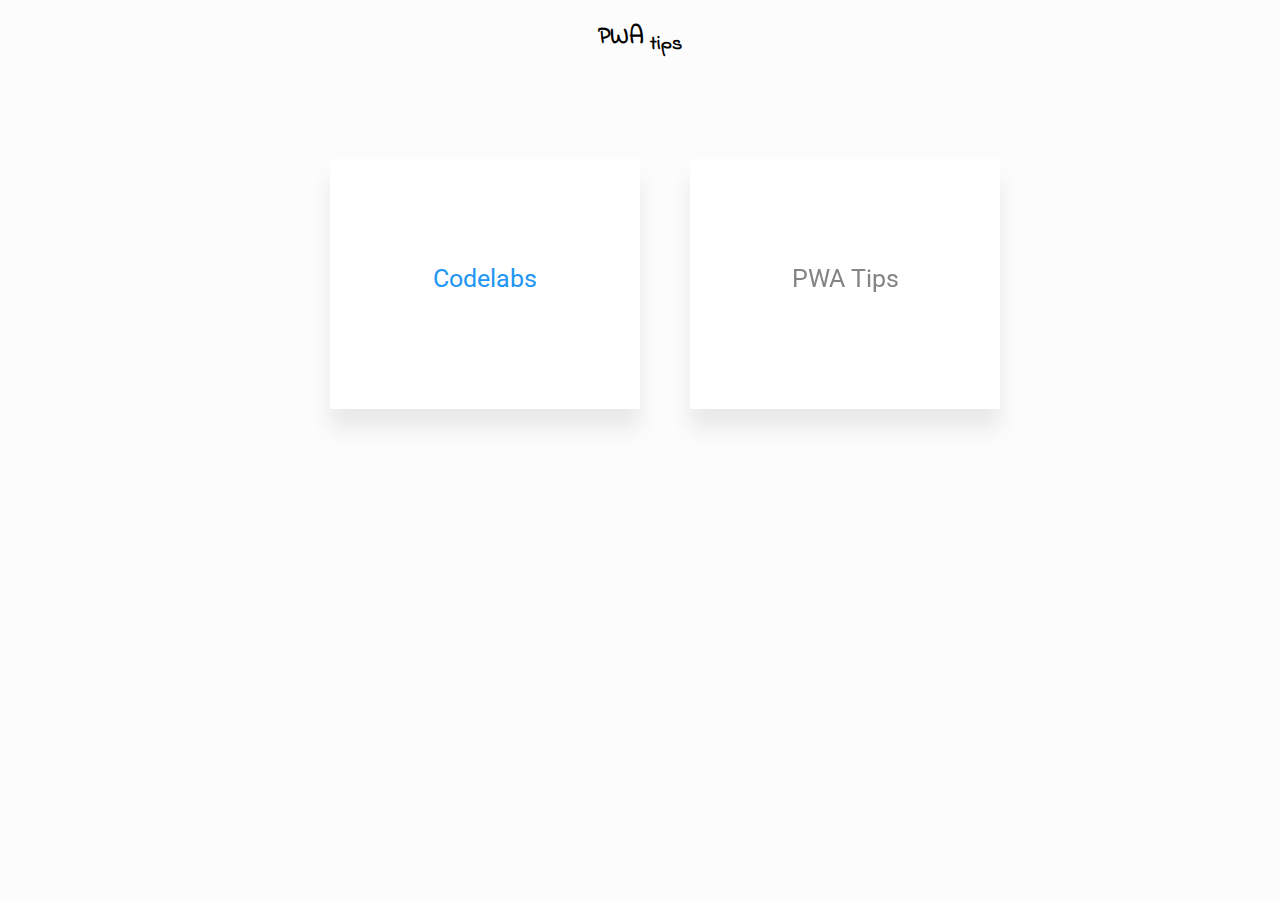
<file: index.html>
<!DOCTYPE html><html lang="en"><head><meta charset="utf-8"><meta http-equiv="X-UA-Compatible" content="IE=edge"><meta name="viewport" content="width=device-width,initial-scale=1,user-scalable=0,minimum-scale=1,maximum-scale=1"/><meta name="description" content="Tips for building progressive web applications."><title>PWA Tips</title><meta name="theme-color" content=""/><meta name="apple-mobile-web-app-capable" content="yes"><meta name="apple-mobile-web-app-status-bar-style" content="black-translucent"><meta name="apple-mobile-web-app-title" content="PWA Tips"><meta name="application-name" content="PWA Tips"><meta name="msapplication-navbutton-color" content=""><meta name="msapplication-TileColor" content=""><meta name="msapplication-TileImage" content=""><link rel="apple-touch-icon" sizes="180x180" href="xxxHTMLLINKxxx0.75073060043278340.9994060391930437xxx"><link rel="apple-touch-startup-image" href="xxxHTMLLINKxxx0.290327195328267560.24208927345132092xxx"><link rel="mask-icon" href="xxxHTMLLINKxxx0.71979402813077550.9501152026643838xxx" color=""><link rel="icon" type="image/png" href="xxxHTMLLINKxxx0.98713223818745850.7821989095397062xxx" sizes="16x16"><link rel="icon" type="image/png" href="xxxHTMLLINKxxx0.52082397086454830.17528573994559515xxx" sizes="32x32"><link rel="shortcut icon" href="./favicon.ico?fd73a6eb"><link rel="manifest" href="[object" object]><link href="https://fonts.googleapis.com/css?family=Indie+Flower" rel="stylesheet"><link href="https://fonts.googleapis.com/css?family=Roboto:300,400,500,700" rel="stylesheet"><link href="./static/css/main.0480eff8.css" rel="stylesheet"></head><body><div id="root"></div><script src="./service-worker.js"></script><script>"serviceWorker"in navigator&&"localhost"!==window.location.hostname&&navigator.serviceWorker.register("./service-worker.js",{scope:"./"}).then(function(e){e.installing?console.info("Service worker installing."):e.waiting?console.info("Service worker installed."):e.active&&console.info("Service worker active.")})["catch"](function(e){console.error("Service worker registration failed ",e)})</script><script>!function(e,t,a,n,c,o,s){e.GoogleAnalyticsObject=c,e[c]=e[c]||function(){(e[c].q=e[c].q||[]).push(arguments)},e[c].l=1*new Date,o=t.createElement(a),s=t.getElementsByTagName(a)[0],o.async=1,o.src=n,s.parentNode.insertBefore(o,s)}(window,document,"script","https://www.google-analytics.com/analytics.js","ga"),ga("create","UA-88022811-1","auto"),ga("send","pageview")</script><script type="text/javascript" src="./static/js/main.de85720c.js"></script></body></html>
</file>
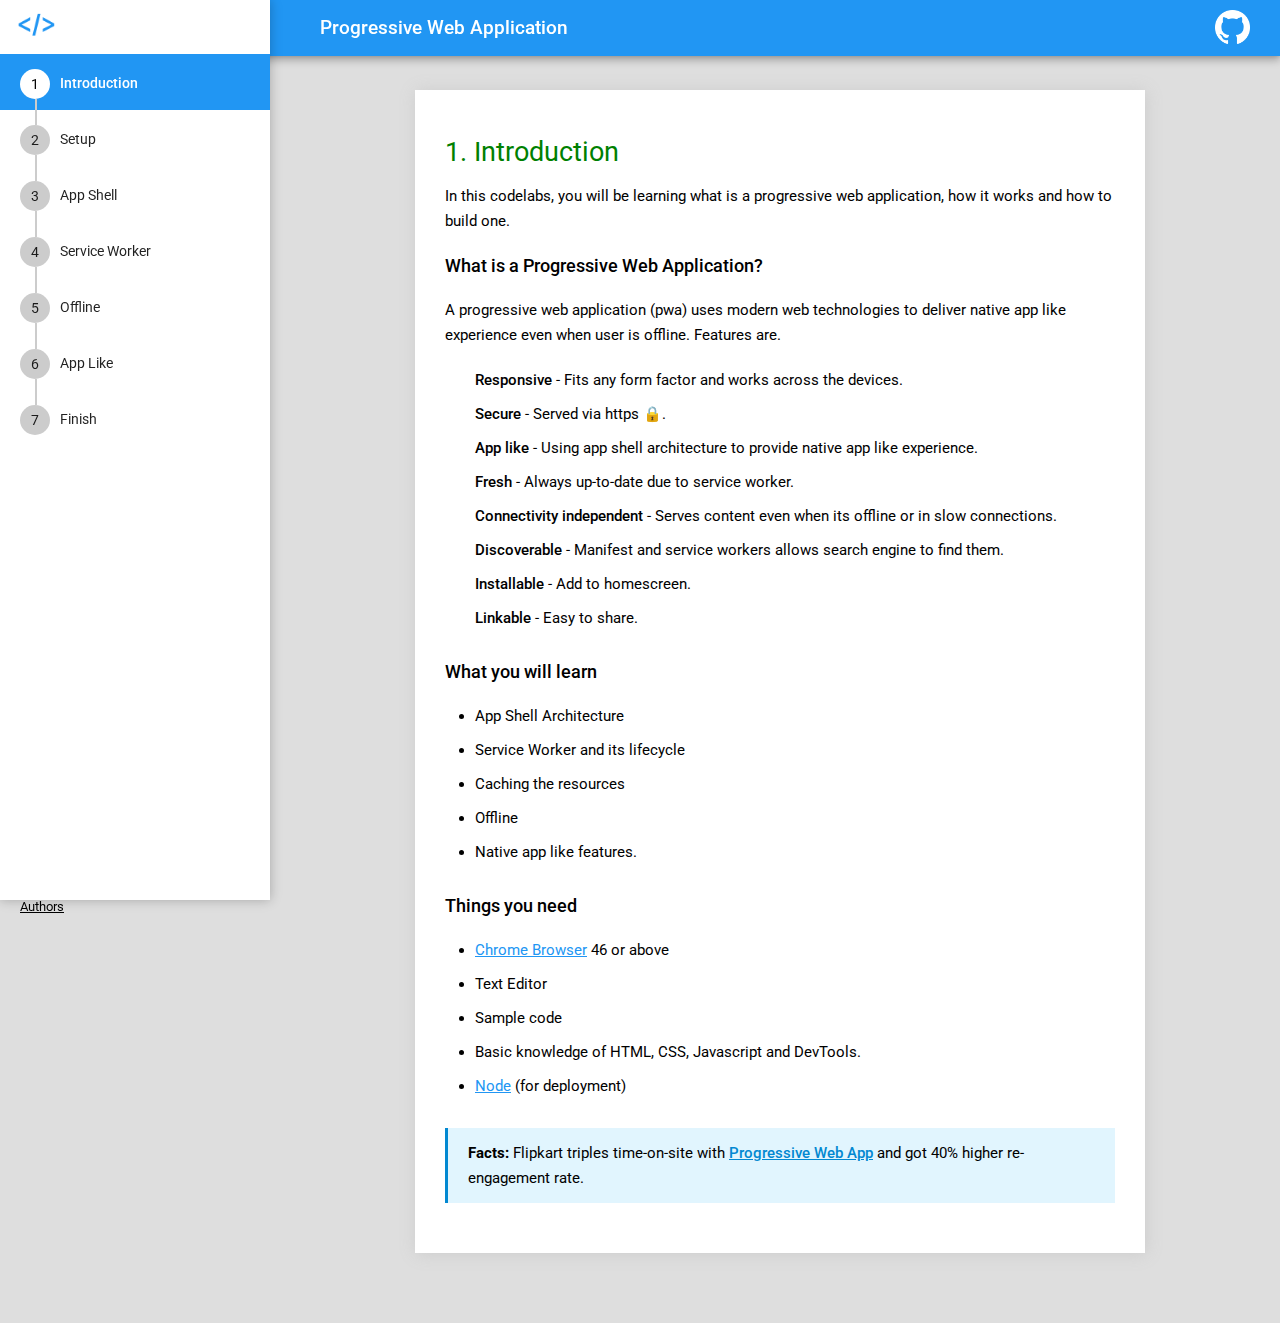
<file: codelabs/index.html>
<!DOCTYPE html><html lang="en"><head><meta charset="utf-8"><meta name="viewport" content="width=device-width,initial-scale=1"><meta name="apple-mobile-web-app-title" content="Codelabs"><meta name="application-name" content="Codelabs"><meta name="theme-color" content="#1976d2"><link rel="shortcut icon" href="./favicon.ico"><link rel="apple-touch-icon" sizes="180x180" href="./apple-touch-icon.png"><link rel="icon" type="image/png" href="./favicon-32x32.png" sizes="32x32"><link rel="icon" type="image/png" href="./favicon-16x16.png" sizes="16x16"><link rel="manifest" href="./manifest.json"><title>Codelabs - Progressive Web Application</title><link href="https://fonts.googleapis.com/css?family=Roboto:300,400,500,700" rel="stylesheet"><link href="https://fonts.googleapis.com/css?family=Inconsolata" rel="stylesheet"><link href="./static/css/main.9f0589eb.css" rel="stylesheet"></head><body><div id="root"></div><script type="text/javascript">"serviceWorker"in navigator&&navigator.serviceWorker.register("./service-worker.js",{scope:"./"}).then(function(e){console.info("Service worker is registered!")})["catch"](function(e){console.error("Service worker failed ",e)})</script><script type="text/javascript" src="./static/js/main.1c4f45bc.js"></script></body></html>
</file>
<file: static/css/main.0480eff8.css>
.App-header{text-align:center}.App__container{display:-webkit-box;display:-webkit-flex;display:-ms-flexbox;display:flex;-webkit-box-pack:center;-webkit-justify-content:center;-ms-flex-pack:center;justify-content:center;-webkit-box-align:center;-webkit-align-items:center;-ms-flex-align:center;align-items:center;margin:100px auto;font:16px/24px Roboto,Helvetica Neue,Helvetica,sans-serif}.App__card{width:310px;height:250px;background-color:#fff;box-shadow:0 20px 20px 0 rgba(0,0,0,.08);-webkit-transition:all .2s ease-out;transition:all .2s ease-out;margin-left:50px}.App__card:hover{box-shadow:0 40px 40px rgba(0,0,0,.16);-webkit-transform:translateY(-20px);-ms-transform:translateY(-20px);transform:translateY(-20px);-webkit-transition-delay:0s;transition-delay:0s}.App__card:last-child{-webkit-filter:grayscale(100%);filter:grayscale(100%)}.App__card a{text-decoration:none;display:block;text-align:center;line-height:240px;font-size:25px;color:#2196f3}@media all and (max-width:481px){.App__container{-webkit-box-orient:vertical;-webkit-box-direction:normal;-webkit-flex-direction:column;-ms-flex-direction:column;flex-direction:column;margin-top:50px}.App__card{margin-left:0}.App__card:last-child{margin-top:60px}}body{margin:0;padding:0;font-family:Indie Flower,cursive;background:#fcfcfc}
/*# sourceMappingURL=main.0480eff8.css.map*/
</file>
<file: codelabs/static/css/main.9f0589eb.css>
.menu{width:270px;height:100%;background:#fff;position:fixed;top:0;bottom:0;will-change:transform;-webkit-transition:-webkit-transform .33s cubic-bezier(0,0,.3,1);transition:-webkit-transform .33s cubic-bezier(0,0,.3,1);transition:transform .33s cubic-bezier(0,0,.3,1);transition:transform .33s cubic-bezier(0,0,.3,1),-webkit-transform .33s cubic-bezier(0,0,.3,1);box-shadow:0 0 11px 0 rgba(0,0,0,.25);z-index:2}.menu--hide{-webkit-transform:translateX(-103%);-ms-transform:translateX(-103%);transform:translateX(-103%)}.menu__header{display:-webkit-box;display:-webkit-flex;display:-ms-flexbox;display:flex;-webkit-box-align:center;-webkit-align-items:center;-ms-flex-align:center;align-items:center}.menu__logo{width:50px;height:50px;margin-left:12px}.menu__list{width:inherit;height:calc(100% - 60px);overflow:auto;overflow-x:hidden;-webkit-overflow-scrolling:touch;margin-left:0;margin-top:4px}.menu__list li{color:rgba(0,0,0,.87);cursor:pointer;padding:0;position:relative;list-style-type:none;margin-left:0}.menu__list li:not(:last-child):before{content:'';border:1px solid #ccc;width:0;height:24px;display:block;margin-top:45px;z-index:1;position:absolute;left:35px}.menu__list li:active,.menu__list li:hover{background:#e7e7e7}.menu__list a{text-decoration:none;color:inherit;display:block;padding:15px 20px;font-size:14px;height:56px}.menu__list a.active{background:#2196f3;color:#fff;font-weight:500}.menu__list a.active .menu__steps{background:#fff;color:#000}.menu__icon{width:48px;height:48px;text-align:center;position:relative;margin:4px;display:none;cursor:pointer}.menu__icon:focus,.menu__icon:hover{opacity:.8;outline:1px solid #fff}.menu__icon svg{position:absolute;left:0;right:0;bottom:0;top:0;margin:auto}.menu__overlay{width:100%;height:100%;position:fixed;top:0;left:0;right:0;bottom:0;background:rgba(0,0,0,.3);-webkit-transition:opacity .15s cubic-bezier(0,0,.3,1);transition:opacity .15s cubic-bezier(0,0,.3,1);visibility:hidden;opacity:0}.menu__overlay--show{visibility:visible;opacity:1}.menu__steps{width:30px;height:30px;border-radius:50%;display:inline-block;background:#ccc;text-align:center;vertical-align:middle;margin-right:10px;line-height:30px;z-index:2;font-weight:400}.menu__author{margin-left:20px}.menu__author a{color:#000;font-size:13px}@media all and (max-width:768px){.menu{-webkit-transform:translateX(-103%);-ms-transform:translateX(-103%);transform:translateX(-103%)}.menu__icon{display:inline-block}}.menu.menu--show{-webkit-transform:translateX(0);-ms-transform:translateX(0);transform:translateX(0)}a,abbr,acronym,address,applet,article,aside,audio,b,big,blockquote,body,canvas,caption,center,cite,code,dd,del,details,dfn,div,dl,dt,em,embed,fieldset,figcaption,figure,footer,form,h1,h2,h3,h4,h5,h6,header,hgroup,html,i,iframe,img,ins,kbd,label,legend,li,mark,menu,nav,object,ol,output,p,pre,q,ruby,s,samp,section,small,span,strike,strong,sub,summary,sup,table,tbody,td,tfoot,th,thead,time,tr,tt,u,ul,var,video{margin:0;padding:0;border:0;font-size:100%;font:inherit;vertical-align:baseline}article,aside,details,figcaption,figure,footer,header,hgroup,menu,nav,section{display:block}body{line-height:1}ol,ul{list-style:none}blockquote,q{quotes:none}blockquote:after,blockquote:before,q:after,q:before{content:'';content:none}table{border-collapse:collapse;border-spacing:0}*{box-sizing:border-box}body,html{width:100%;height:100%;background:#dedede;font:16px/24px Roboto,Helvetica Neue,Helvetica,sans-serif;-webkit-font-smoothing:antialiased;-moz-osx-font-smoothing:grayscale;-webkit-text-size-adjust:100%;-ms-text-size-adjust:100%;text-size-adjust:100%;margin:0}h1{color:green;font-size:27px}h2{font-size:18px}h2,h3{font-weight:500}h1,h2,h3{margin-top:20px;margin-bottom:20px}p{line-height:25px;margin-top:15px;font-size:15px}b,p{margin-bottom:15px}b{font-weight:500;font-size:16px;margin-top:20px;display:block}ul{margin-left:20px;list-style-type:disc}li{padding:0 10px 10px 0;margin-left:10px}.disc{list-style-type:disc}.highlight{display:inline-block;background:#d8d8d8;padding-left:5px;padding-right:5px;border-radius:2px;font-size:12px}a{color:#2196f3}.hljs{border-radius:2px}.no--select{-webkit-user-select:none;-moz-user-select:none;-ms-user-select:none;user-select:none}i{font-size:14.4px;font-style:italic}iframe{margin-top:30px;margin-bottom:30px;border:1px solid #000}.big{font-size:15px}.app__container{padding:90px 10px 20px;margin-left:280px;background:#dedede}.app__container>div{padding:30px;background:#fff;width:730px;min-height:650px;overflow-y:auto;margin:0 auto;margin-bottom:50px;box-shadow:1px 1px 16px 0 #ccc}.app__source{width:35px;height:35px;cursor:pointer;position:fixed;right:30px;top:10px}.app__source-link{position:absolute;top:0;right:0;z-index:10}.pwa b,.serviceworker b{display:inline-block;padding:0;margin:0}.pwa{margin-left:5px;margin-top:20px}.pwa li{content:'';margin:0;list-style-type:none;background-image:url('https://i.imgur.com/KUmipqo.png');background-repeat:no-repeat;background-size:14px 14px;display:block;background-position-y:6px;padding-left:25px;padding-top:0}.introduction li,.pwa li,.serviceworker li{line-height:24px}.btn,.introduction li,.pwa li,.pwa li b,.serviceworker li,.serviceworker li b{font-size:15px}.btn{display:inline-block;min-width:120px;min-height:30px;background:#dedede;border-radius:2px;padding:8px;box-shadow:0 2px 2px 0 rgba(0,0,0,.14),0 1px 5px 0 rgba(0,0,0,.12),0 3px 1px -2px rgba(0,0,0,.2);color:#000;text-decoration:none;cursor:pointer;text-align:center;line-height:25px;-webkit-transition:all .15s ease-in;transition:all .15s ease-in;margin-top:10px;margin-bottom:20px}.btn:active{box-shadow:none}.app__notes{width:100%;min-height:75px;margin-top:20px;margin-bottom:20px;background:#fff3ce;border-left:3px solid #ffdb6f;display:-webkit-box;display:-webkit-flex;display:-ms-flexbox;display:flex;-webkit-box-align:center;-webkit-align-items:center;-ms-flex-align:center;align-items:center}.app__notes span{font-weight:700;text-rendering:optimizelegibility}.app__notes p{word-break:break-word;padding:10px 10px 10px 20px;margin:0}.app__notes a{font-weight:500}.app__notes.facts a{color:#0288d1}.app__notes.notes a{color:#ffa000}.app__notes .no--bg{background:transparent}.app__notes.tips{border-color:#6a6;background:#ded}.app__notes.facts{border-color:#0288d1;background:#e1f5fe}.app__header{width:100%;height:56px;background:#2196f3;box-shadow:0 0 4px rgba(0,0,0,.14),0 4px 8px rgba(0,0,0,.28);position:fixed;top:0;right:0;left:0;padding-left:280px;display:-webkit-box;display:-webkit-flex;display:-ms-flexbox;display:flex;-webkit-box-orient:horizontal;-webkit-box-direction:normal;-webkit-flex-direction:row;-ms-flex-direction:row;flex-direction:row;-webkit-box-align:center;-webkit-align-items:center;-ms-flex-align:center;align-items:center;z-index:1}.app__header h3{color:#fff;padding-left:40px;font-size:19px}.setup__steps{list-style-type:decimal}@media all and (max-width:768px){.app__container{margin-left:0;padding-top:75px}.app__container>div{margin-bottom:0;box-shadow:none;width:100%;padding:20px}.app__source{width:25px;height:25px;top:15px;right:20px}.app__header{padding-left:0}.app__header h3{padding-left:10px}}.page__notfound{margin:120px auto;text-align:center}.highlight{display:inline-block;padding-left:5px;padding-right:5px;background:#f5f5f5;font-size:inherit}.highlight.bold{font-weight:500}.highlight.no--bg{background:transparent;padding:0}.serviceworker img{max-width:100%}.serviceworker i{margin-bottom:15px;display:block}.setup li{padding-bottom:0}.offline__container img{max-width:100%}.appshell i,.offline i{margin-bottom:20px;display:block}.hljs{display:block;overflow-x:auto;padding:.5em;background:#23241f}.hljs,.hljs-subst,.hljs-tag{color:#f8f8f2}.hljs-emphasis,.hljs-strong{color:#a8a8a2}.hljs-bullet,.hljs-link,.hljs-literal,.hljs-number,.hljs-quote,.hljs-regexp{color:#ae81ff}.hljs-code,.hljs-section,.hljs-selector-class,.hljs-title{color:#a6e22e}.hljs-strong{font-weight:700}.hljs-emphasis{font-style:italic}.hljs-attr,.hljs-keyword,.hljs-name,.hljs-selector-tag{color:#f92672}.hljs-attribute,.hljs-symbol{color:#66d9ef}.hljs-class .hljs-title,.hljs-params{color:#f8f8f2}.hljs-addition,.hljs-built_in,.hljs-builtin-name,.hljs-selector-attr,.hljs-selector-id,.hljs-selector-pseudo,.hljs-string,.hljs-template-variable,.hljs-type,.hljs-variable{color:#e6db74}.hljs-comment,.hljs-deletion,.hljs-meta{color:#75715e}.hljs{padding:.8em;font:normal 10pt Consolas,Monaco,monospace;font-size:15px;line-height:25px;margin-bottom:30px;margin-top:20px}.hljs::selection,.hljs span::selection{background:#d4d4d4}.hljs::-moz-selection,.hljs span::-moz-selection{background:#d4d4d4}
/*# sourceMappingURL=main.9f0589eb.css.map*/
</file>
